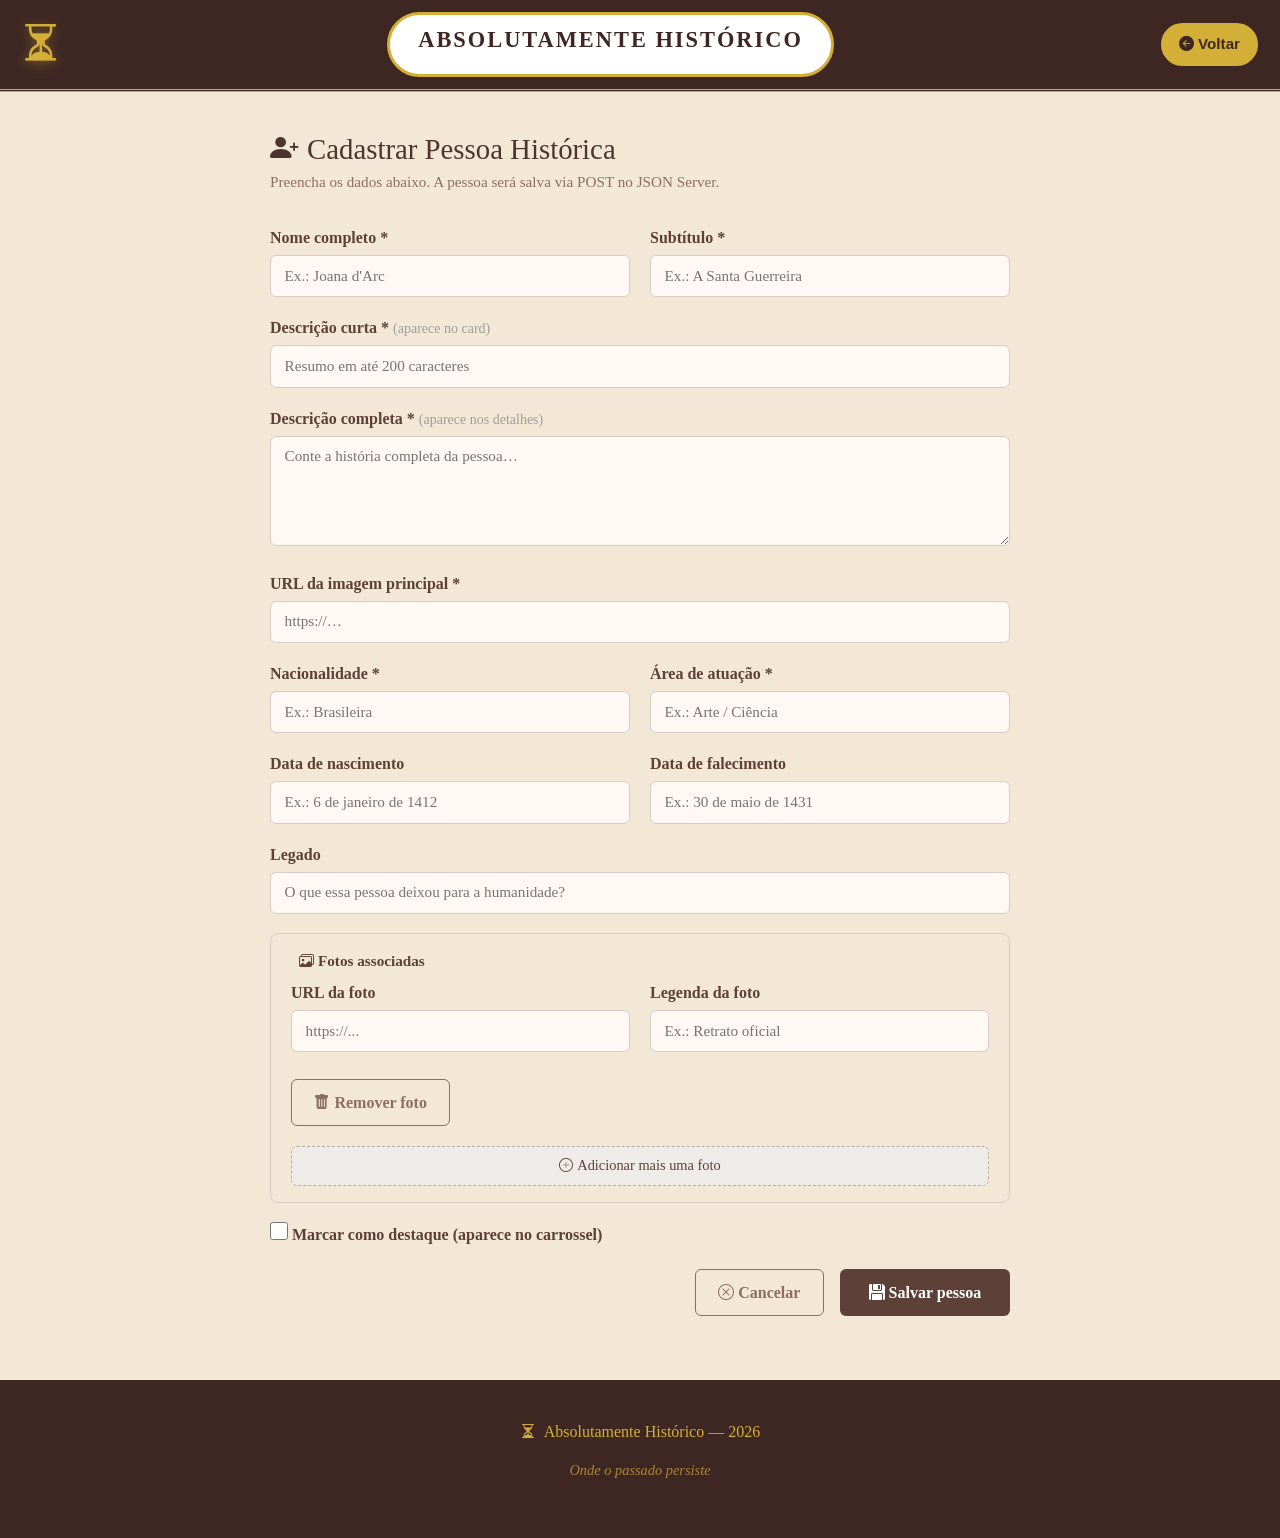
<file: public/cadastro_itens.html>
<!DOCTYPE html>
<html lang="pt-BR">
<head>
  <meta charset="UTF-8">
  <meta name="viewport" content="width=device-width, initial-scale=1.0">
  <title>Cadastrar Pessoa | Absolutamente Histórico</title>
  <link rel="stylesheet" href="https://cdn.jsdelivr.net/npm/bootstrap@5.3.3/dist/css/bootstrap.min.css">
  <link rel="stylesheet" href="https://cdn.jsdelivr.net/npm/bootstrap-icons@1.11.3/font/bootstrap-icons.min.css">
   <link rel="stylesheet" href="assets/css/styles.css">
  <link rel="stylesheet" href="assets/css/estilos_cadastro.css">
</head>
<body>

<header>
  <div class="cabeçalho">
    <div class="logo-wrapper">
      <i class="bi bi-hourglass-split relogio-icon"></i>
    </div>
    <div class="slogan">
      <h1><strong>ABSOLUTAMENTE HISTÓRICO</strong></h1>
    </div>
    <a href="index.html" class="btn-voltar">
      <i class="bi bi-arrow-left-circle-fill me-1"></i>Voltar
    </a>
  </div>
</header>

<main class="cadastro-main">

  <h1 class="cadastro-titulo">
    <i class="bi bi-person-plus-fill me-2"></i>Cadastrar Pessoa Histórica
  </h1>
  <p class="cadastro-sub">Preencha os dados abaixo. A pessoa será salva via POST no JSON Server.</p>

  <div id="feedbackMsg" class="feedback d-none"></div>

  <form id="formCadastro" class="form-cadastro" novalidate>


    <div class="form-row">
      <div>
        <label for="nome">Nome completo *</label>
        <input type="text" id="nome" name="nome" required placeholder="Ex.: Joana d'Arc" />
      </div>
      <div>
        <label for="subtitulo">Subtítulo *</label>
        <input type="text" id="subtitulo" name="subtitulo" required placeholder="Ex.: A Santa Guerreira" />
      </div>
    </div>

    <div>
      <label for="descricao">Descrição curta * <small>(aparece no card)</small></label>
      <input type="text" id="descricao" name="descricao" required maxlength="200"
             placeholder="Resumo em até 200 caracteres" />
    </div>

    <div>
      <label for="descricaoCompleta">Descrição completa * <small>(aparece nos detalhes)</small></label>
      <textarea id="descricaoCompleta" name="descricaoCompleta" required
                placeholder="Conte a história completa da pessoa…"></textarea>
    </div>

    <div>
      <label for="imagem">URL da imagem principal *</label>
      <input type="url" id="imagem" name="imagem" required placeholder="https://…" />
    </div>

    <div class="form-row">
      <div>
        <label for="nacionalidade">Nacionalidade *</label>
        <input type="text" id="nacionalidade" name="nacionalidade" required placeholder="Ex.: Brasileira" />
      </div>
      <div>
        <label for="areaDeAtuacao">Área de atuação *</label>
        <input type="text" id="areaDeAtuacao" name="areaDeAtuacao" required
               placeholder="Ex.: Arte / Ciência" />
      </div>
    </div>

    <div class="form-row">
      <div>
        <label for="nascimento">Data de nascimento</label>
        <input type="text" id="nascimento" name="nascimento" placeholder="Ex.: 6 de janeiro de 1412" />
      </div>
      <div>
        <label for="falecimento">Data de falecimento</label>
        <input type="text" id="falecimento" name="falecimento" placeholder="Ex.: 30 de maio de 1431" />
      </div>
    </div>

    <div>
      <label for="legado">Legado</label>
      <input type="text" id="legado" name="legado" placeholder="O que essa pessoa deixou para a humanidade?" />
    </div>

  
    <fieldset class="fotos-fieldset">
      <legend><i class="bi bi-images me-1"></i>Fotos associadas</legend>
      <div id="fotosContainer">
      </div>
      <button type="button" class="btn-add-foto" id="btnAddFoto">
        <i class="bi bi-plus-circle me-1"></i>Adicionar mais uma foto
      </button>
    </fieldset>

    <div style="margin-bottom:1.4rem">
      <label class="check-label">
        <input type="checkbox" id="destaque" name="destaque" />
        <span>Marcar como destaque (aparece no carrossel)</span>
      </label>
    </div>

    <div class="form-actions">
      <button type="button" class="btn-secondary-cad" onclick="window.location.href='index.html'">
        <i class="bi bi-x-circle me-1"></i>Cancelar
      </button>
      <button type="submit" class="btn-primary-cad" id="btnSalvar">
        <i class="bi bi-floppy-fill me-1"></i>Salvar pessoa
      </button>
    </div>

  </form>
</main>

<footer>
  <p><i class="bi bi-hourglass-split me-2"></i>Absolutamente Histórico — 2026</p>
  <p class="footer-sub">Onde o passado persiste</p>
</footer>

<script src="https://cdn.jsdelivr.net/npm/bootstrap@5.3.3/dist/js/bootstrap.bundle.min.js"></script>
<script src="cadastro_pessoaHistorica.js"></script>
</body>
</html>
</file>
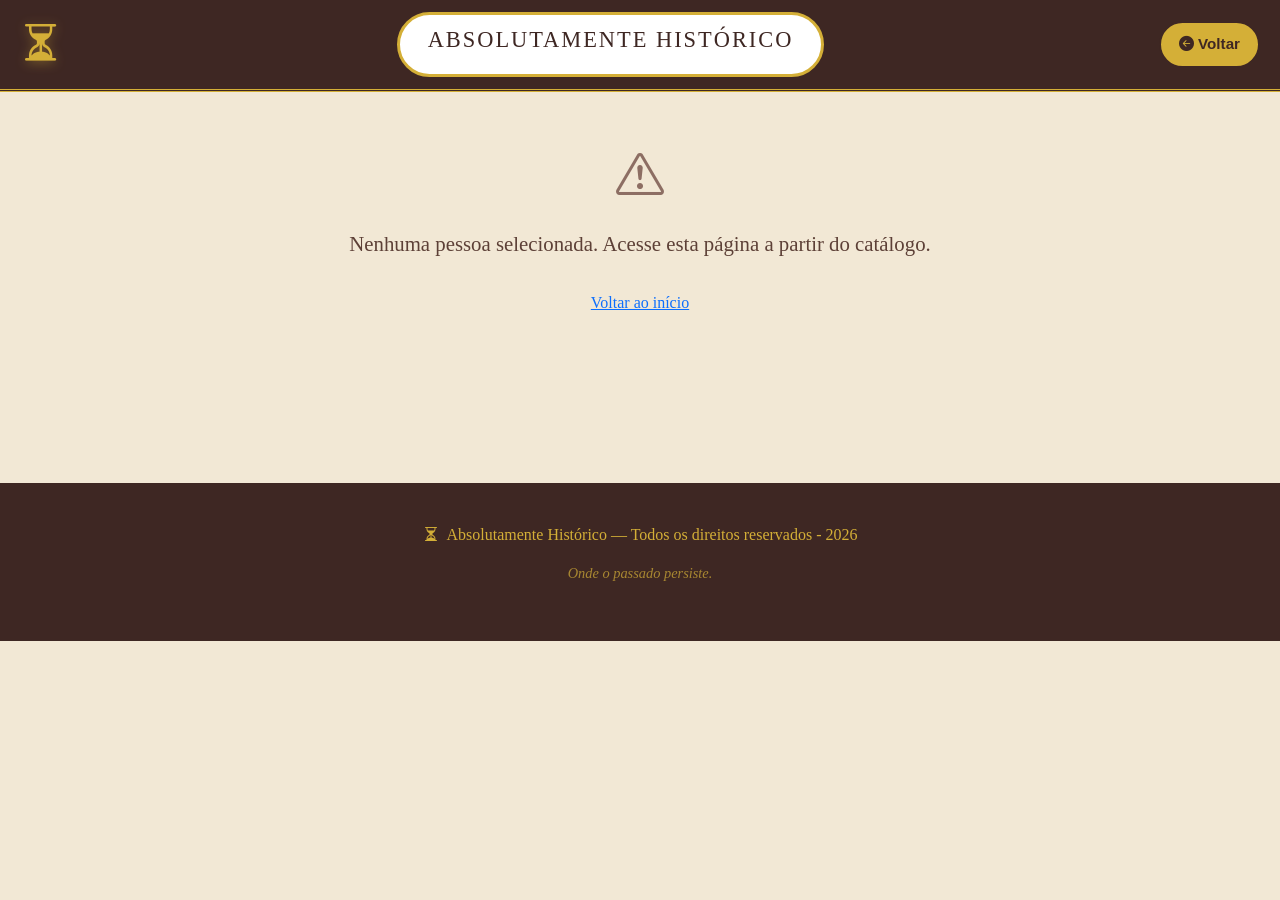
<file: public/detalhes.html>
<!DOCTYPE html>
<html lang="pt-BR">
<head>
  <meta charset="UTF-8">
  <meta name="viewport" content="width=device-width, initial-scale=1.0">
  <title>Detalhe | Absolutamente Histórico</title>
  <link rel="stylesheet" href="https://cdn.jsdelivr.net/npm/bootstrap@5.3.3/dist/css/bootstrap.min.css">
  <link rel="stylesheet" href="https://cdn.jsdelivr.net/npm/bootstrap-icons@1.11.3/font/bootstrap-icons.min.css">
  <link rel="stylesheet" href="assets/css/styles.css">
</head>
<body>

<header>
  <div class="cabeçalho">
    <div class="logo-wrapper">
      <i class="bi bi-hourglass-split relogio-icon"></i>
    </div>
    <div class="slogan">
      <h1>ABSOLUTAMENTE HISTÓRICO</h1>
    </div>
    <a href="index.html" class="btn-voltar">
      <i class="bi bi-arrow-left-circle-fill me-1"></i>Voltar
    </a>
  </div>
</header>

<main class="detalhe-main">

  <div id="loadingDetalhe" class="text-center py-5">
    <div class="spinner-border text-secondary" role="status"></div>
    <p class="mt-3" style="color:#8d6e63">Carregando informações…</p>
  </div>

  <div id="erroDetalhe" class="d-none text-center py-5">
    <i class="bi bi-exclamation-triangle" style="font-size:3rem;color:#8d6e63"></i>
    <p id="erroDetalheMsg" class="mt-3" style="font-size:1.3rem;color:#5d4037"></p>
    <a href="index.html" class="btn-ver-mais mt-3 d-inline-block">Voltar ao início</a>
  </div>

  <div id="detalhe-conteudo" class="d-none"></div>

  <div id="secao-fotos" class="d-none">
    <h2 class="titulo-secao marrom mt-5">
      <i class="bi bi-images me-2"></i>FOTOS ASSOCIADAS
    </h2>
    <div class="fotos-grid" id="fotos-grid"></div>
  </div>

</main>

<footer>
  <p><i class="bi bi-hourglass-split me-2"></i>Absolutamente Histórico — Todos os direitos reservados - 2026</p>
  <p class="footer-sub">Onde o passado persiste.</p>
</footer>

<script src="https://cdn.jsdelivr.net/npm/bootstrap@5.3.3/dist/js/bootstrap.bundle.min.js"></script>
<script src="assets/scripts/detalhes.js"></script>
<script>iniciarDetalhes();</script>
</body>
</html>
</file>
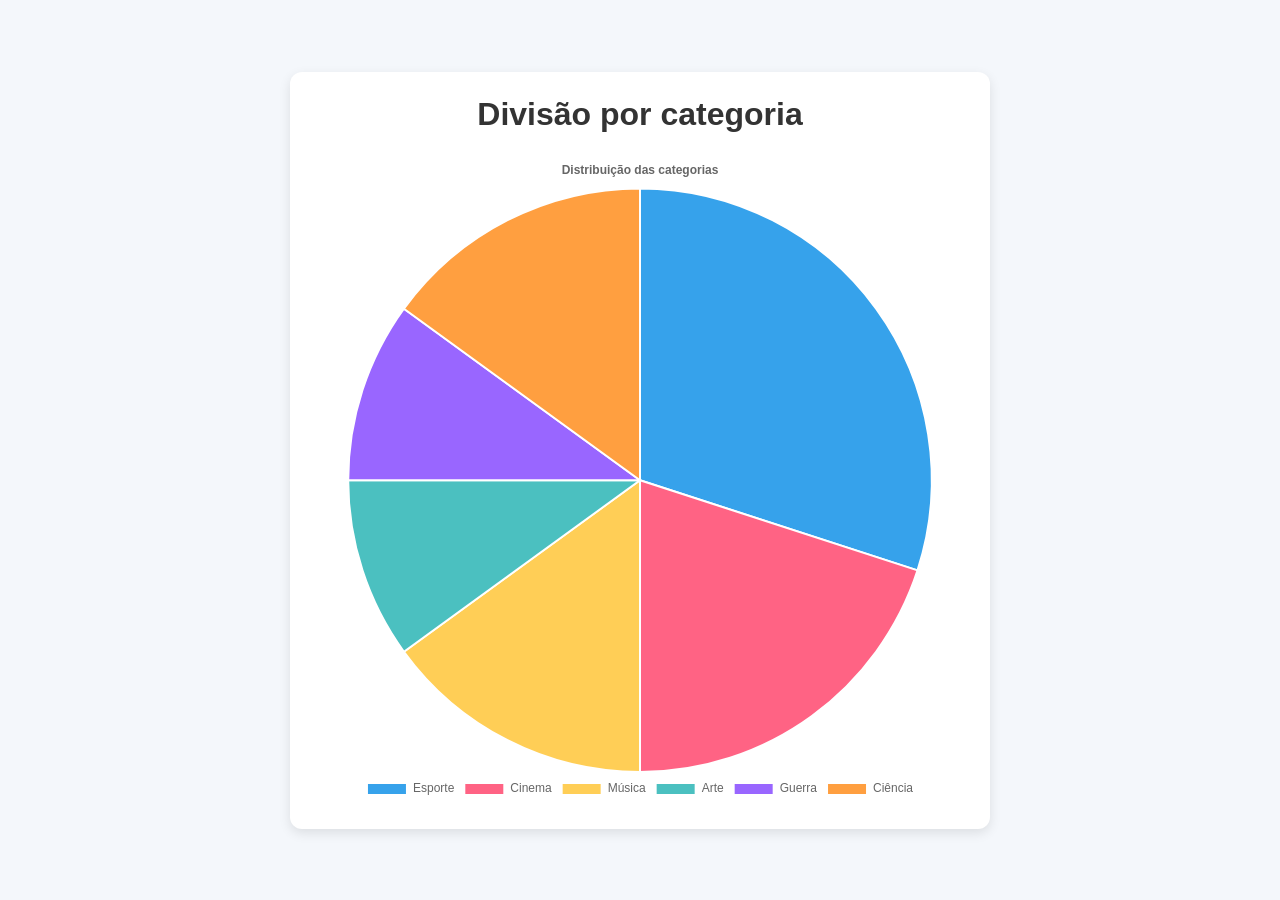
<file: public/grafico_pizza.html>
<!DOCTYPE html>
<html lang="pt-BR">
<head>
  <meta charset="UTF-8" />
  <meta name="viewport" content="width=device-width, initial-scale=1.0" />
  <title>Gráfico de Pizza</title>
  <link rel="stylesheet" href="assets/css/styles.css">
  <style>
    body {
      font-family: Arial, sans-serif;
      background: #f4f7fb;
      margin: 0;
      padding: 30px;
      display: flex;
      justify-content: center;
      align-items: center;
      min-height: 100vh;
    }

    .card {
      background: white;
      padding: 24px;
      border-radius: 12px;
      box-shadow: 0 4px 12px rgba(0, 0, 0, 0.1);
      width: 90%;
      max-width: 700px;
    }

    h1 {
      text-align: center;
      margin-bottom: 20px;
      color: #333;
    }

    canvas {
      max-width: 100%;
    }
  </style>
</head>
<body>
  <div class="card">
    <h1>Divisão por categoria</h1>
    <canvas id="pizzaChart"></canvas>
  </div>

  <script src="assets/scripts/chart.umd.min.js"></script>
  <script>
    const ctx = document.getElementById('pizzaChart');

    new Chart(ctx, {
      type: 'pie',
      data: {
        labels: ['Esporte', 'Cinema', 'Música', 'Arte', 'Guerra', 'Ciência'],
        datasets: [{
          label: 'Categorias',
          data: [30, 20, 15, 10, 10, 15],
          backgroundColor: [
            '#36A2EB',
            '#FF6384',
            '#FFCE56',
            '#4BC0C0',
            '#9966FF',
            '#FF9F40'
          ],
          borderColor: '#fff',
          borderWidth: 2
        }]
      },
      options: {
        responsive: true,
        plugins: {
          legend: {
            position: 'bottom'
          },
          title: {
            display: true,
            text: 'Distribuição das categorias'
          }
        }
      }
    });
  </script>
</body>
</html>
</file>
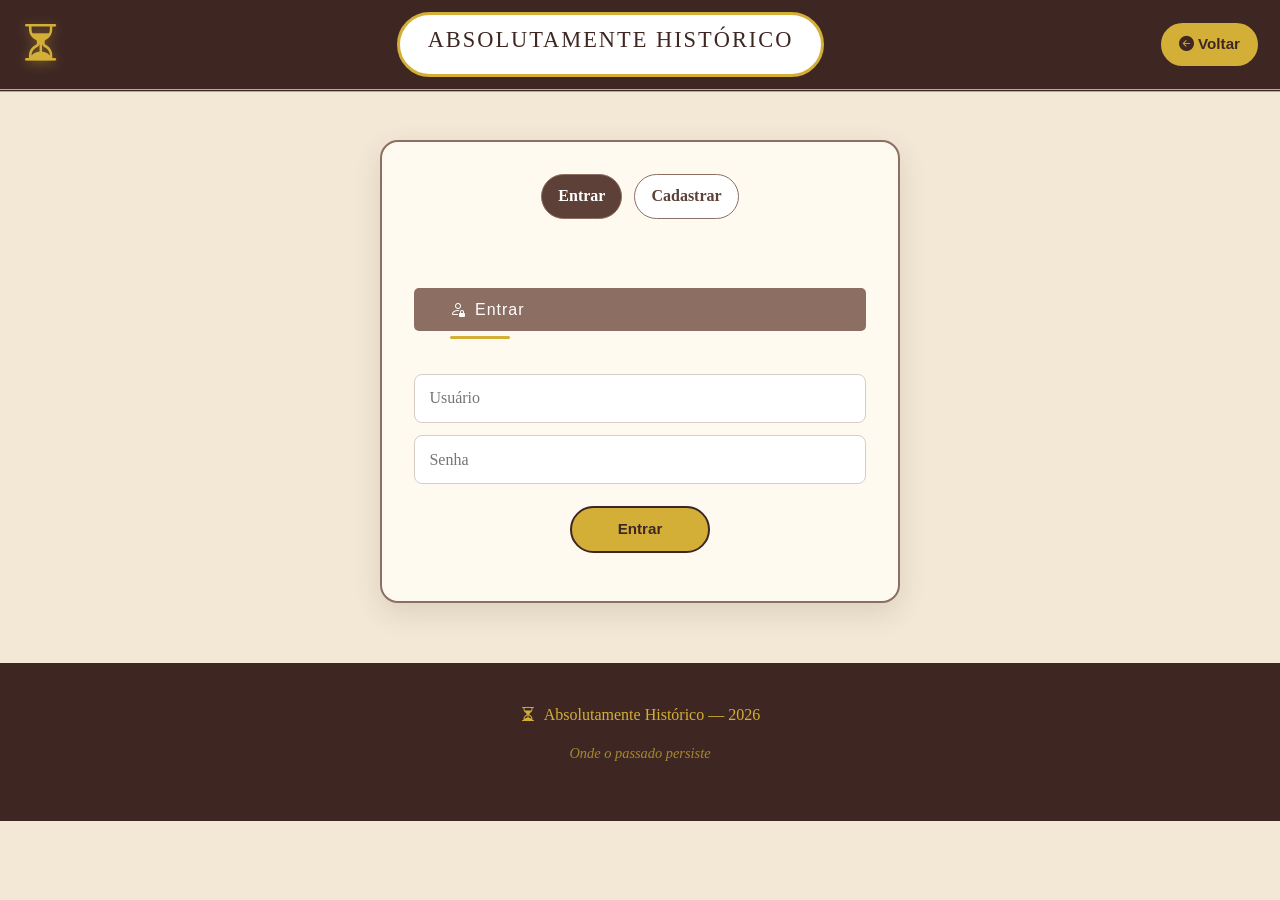
<file: public/login.html>
<!DOCTYPE html>
<html lang="pt-BR">
<head>
  <meta charset="UTF-8" />
  <meta name="viewport" content="width=device-width, initial-scale=1.0" />
  <title>Login e Cadastro | Absolutamente Histórico</title>
  <link rel="stylesheet" href="https://cdn.jsdelivr.net/npm/bootstrap@5.3.3/dist/css/bootstrap.min.css" />
  <link rel="stylesheet" href="https://cdn.jsdelivr.net/npm/bootstrap-icons@1.11.3/font/bootstrap-icons.min.css" />
  <link rel="stylesheet" href="assets/css/styles.css" />
</head>
<body>
  <header>
    <div class="cabeçalho">
      <div class="logo-wrapper">
        <i class="bi bi-hourglass-split relogio-icon"></i>
      </div>
      <div class="slogan">
        <h1>ABSOLUTAMENTE HISTÓRICO</h1>
      </div>
      <div class="header-actions">
        <a href="index.html" class="btn-voltar"><i class="bi bi-arrow-left-circle-fill me-1"></i>Voltar</a>
      </div>
    </div>
  </header>

  <main>
    <div class="auth-card">
      <div class="auth-toggle">
        <button type="button" id="btnMostrarLogin" class="ativo">Entrar</button>
        <button type="button" id="btnMostrarCadastro">Cadastrar</button>
      </div>

      <form id="formLogin" class="auth-form">
        <h2 class="titulo-secao sepia"><i class="bi bi-person-lock me-2"></i>Entrar</h2>
        <input type="text" id="loginUsuario" placeholder="Usuário" required />
        <input type="password" id="senhaUsuario" placeholder="Senha" required />
        <div class="auth-actions">
          <button type="submit" class="btn-voltar">Entrar</button>
        </div>
      </form>

      <form id="formCadastro" class="auth-form d-none">
        <h2 class="titulo-secao marrom"><i class="bi bi-person-plus-fill me-2"></i>Cadastrar</h2>
        <input type="text" id="nomeCadastro" placeholder="Nome completo" required />
        <input type="email" id="emailCadastro" placeholder="E-mail" required />
        <input type="text" id="loginCadastro" placeholder="Nome de usuário" required />
        <input type="password" id="senhaCadastro" placeholder="Senha" required />
        <div class="auth-actions">
          <button type="submit" class="btn-voltar">Criar conta</button>
        </div>
      </form>

      <p id="mensagemAuth" class="mt-3 text-center" style="color:#8d6e63"></p>
    </div>
  </main>

  <footer>
    <p><i class="bi bi-hourglass-split me-2"></i>Absolutamente Histórico — 2026</p>
    <p class="footer-sub">Onde o passado persiste</p>
  </footer>

  <script>
    const API_AUTH = 'http://localhost:3000/usuarios';
    let modoAtual = 'login';

    function mostrarModo(modo) {
      modoAtual = modo;
      const loginForm = document.getElementById('formLogin');
      const cadastroForm = document.getElementById('formCadastro');
      const btnLogin = document.getElementById('btnMostrarLogin');
      const btnCadastro = document.getElementById('btnMostrarCadastro');
      const mensagem = document.getElementById('mensagemAuth');

      loginForm.classList.toggle('d-none', modo !== 'login');
      cadastroForm.classList.toggle('d-none', modo !== 'cadastro');
      btnLogin.classList.toggle('ativo', modo === 'login');
      btnCadastro.classList.toggle('ativo', modo === 'cadastro');
      mensagem.textContent = '';
    }

    async function realizarLogin(event) {
      event.preventDefault();
      const login = document.getElementById('loginUsuario').value.trim();
      const senha = document.getElementById('senhaUsuario').value.trim();
      const mensagem = document.getElementById('mensagemAuth');

      try {
        const response = await fetch(API_AUTH);
        const usuarios = await response.json();
        const usuario = usuarios.find((u) => u.login === login && u.senha === senha);

        if (!usuario) {
          mensagem.textContent = 'Credenciais inválidas. Tente novamente.';
          return;
        }

        sessionStorage.setItem('usuarioLogado', JSON.stringify(usuario));
        mensagem.textContent = 'Login realizado com sucesso!';
        setTimeout(() => window.location.href = 'index.html', 800);
      } catch (error) {
        mensagem.textContent = 'Não foi possível conectar ao servidor.';
      }
    }

    async function realizarCadastro(event) {
      event.preventDefault();
      const nome = document.getElementById('nomeCadastro').value.trim();
      const email = document.getElementById('emailCadastro').value.trim();
      const login = document.getElementById('loginCadastro').value.trim();
      const senha = document.getElementById('senhaCadastro').value.trim();
      const mensagem = document.getElementById('mensagemAuth');

      if (!nome || !email || !login || !senha) {
        mensagem.textContent = 'Preencha todos os campos.';
        return;
      }

      try {
        const response = await fetch(API_AUTH);
        const usuarios = await response.json();
        const jaExiste = usuarios.some((u) => u.login.toLowerCase() === login.toLowerCase() || u.email.toLowerCase() === email.toLowerCase());

        if (jaExiste) {
          mensagem.textContent = 'Já existe um usuário com esse login ou e-mail.';
          return;
        }

        const novoUsuario = {
          nome,
          email,
          login,
          senha,
          admin: false
        };

        const cadastroResponse = await fetch(API_AUTH, {
          method: 'POST',
          headers: { 'Content-Type': 'application/json' },
          body: JSON.stringify(novoUsuario)
        });

        if (!cadastroResponse.ok) throw new Error('Erro ao criar usuário');

        const usuarioCriado = await cadastroResponse.json();
        sessionStorage.setItem('usuarioLogado', JSON.stringify(usuarioCriado));
        mensagem.textContent = 'Conta criada com sucesso!';
        setTimeout(() => window.location.href = 'index.html', 800);
      } catch (error) {
        mensagem.textContent = 'Não foi possível criar a conta.';
      }
    }

    document.addEventListener('DOMContentLoaded', () => {
      document.getElementById('btnMostrarLogin').addEventListener('click', () => mostrarModo('login'));
      document.getElementById('btnMostrarCadastro').addEventListener('click', () => mostrarModo('cadastro'));
      document.getElementById('formLogin').addEventListener('submit', realizarLogin);
      document.getElementById('formCadastro').addEventListener('submit', realizarCadastro);
      mostrarModo('login');
    });
  </script>
</body>
</html>
</file>
<file: public/assets/css/styles.css>
* {
  box-sizing: border-box;
  margin: 0;
  padding: 0;
}

body {
  font-family: "Georgia", serif;
  background-color: #f2e8d5;
  color: #4b3621;
}

.Principal {
  font-family: 'Franklin Gothic Medium', 'Arial Narrow', Arial, sans-serif;
  background-color: #f2e8d5;
  color: #000000;
  padding: 20px 20px;
  border-radius: 45px;
  border: 2px solid #3e2723;
  display: inline-block;
  vertical-align: middle;
  transition: transform 0.2s, box-shadow 0.2s;
}

.Principal:hover {
  transform: scale(1.03);
  box-shadow: 0 4px 16px rgba(62,39,35,0.18);
}

header {
  width: 100%;
  padding: 12px 20px;
  background-color: #3e2723;
  border-bottom: 3px double #d4af37;
}

.cabeçalho {
  display: grid;
  grid-template-columns: auto 1fr auto;
  align-items: center;
  gap: 12px;
}

.logo-wrapper { justify-self: start; }

.slogan { justify-self: center; }

.header-actions {
  display: flex;
  flex-wrap: wrap;
  gap: 10px;
  justify-self: end;
  justify-content: flex-end;
  align-items: center;
}

.btn-voltar-secundario {
  background-color: #fffaf0;
  color: #3e2723;
  border-color: #d4af37;
}

.logo-wrapper {
  display: flex;
  align-items: center;
  justify-content: center;
}

.relogio-icon {
  font-size: 2.6rem;
  color: #d4af37;
  filter: drop-shadow(0 2px 6px rgba(212,175,55,0.4));
  animation: pulse-icon 3s ease-in-out infinite;
}

@keyframes pulse-icon {
  0%, 100% { transform: scale(1); opacity: 1; }
  50% { transform: scale(1.08); opacity: 0.85; }
}

.slogan {
  border: 3px solid #d4af37;
  padding: 12px 28px;
  border-radius: 50px;
  background-color: #fff;
  margin: 0 8px;
  transition: box-shadow 0.3s;
}

.slogan:hover {
  box-shadow: 0 0 20px rgba(212,175,55,0.5);
}

.slogan h1 {
  font-size: clamp(1rem, 3vw, 1.4rem);
  letter-spacing: 2px;
  color: #3e2723;
}

.centro-header {
  display: flex;
  flex-direction: column;
  align-items: center;
  justify-content: center;
  gap: 6px;
}

.btn-voltar {
  font-family: 'Franklin Gothic Medium', 'Arial Narrow', Arial, sans-serif;
  background-color: #d4af37;
  color: #3e2723;
  padding: 10px 18px;
  border-radius: 26px;
  border: 2px solid #3e2723;
  text-decoration: none;
  font-weight: bold;
  font-size: 0.95rem;
  transition: background-color 0.2s, transform 0.2s, box-shadow 0.2s;
}

.btn-voltar:hover {
  background-color: #fff;
  transform: translateX(-4px);
  box-shadow: 0 4px 12px rgba(62,39,35,0.2);
  color: #3e2723;
}

.btn-favorito {
  position: absolute;
  top: 12px;
  right: 12px;
  z-index: 2;
  width: 42px;
  height: 42px;
  border: none;
  border-radius: 50%;
  background: rgba(255,255,255,0.92);
  color: #8d6e63;
  display: inline-flex;
  align-items: center;
  justify-content: center;
  cursor: pointer;
  box-shadow: 0 4px 12px rgba(62,39,35,0.16);
}

.btn-favorito.ativo {
  color: #c62828;
}

/* Auth card */
.auth-card {
  max-width: 520px;
  margin: 3rem auto;
  padding: 2rem;
  background: #fffaf0;
  border: 2px solid #8d6e63;
  border-radius: 18px;
  box-shadow: 0 10px 28px rgba(62,39,35,0.12);
}

.auth-toggle {
  display: flex;
  justify-content: center;
  gap: 0.75rem;
  margin-bottom: 1.2rem;
  flex-wrap: wrap;
}

.auth-toggle button {
  border: 1px solid #8d6e63;
  background: #fff;
  color: #5d4037;
  border-radius: 999px;
  padding: 0.6rem 1rem;
  font-weight: 600;
}

.auth-toggle button.ativo {
  background: #5d4037;
  color: white;
}

.auth-form {
  display: flex;
  flex-direction: column;
  gap: 0.8rem;
}

.auth-form input {
  width: 100%;
  padding: 0.7rem 0.9rem;
  border: 1.5px solid #d7ccc8;
  border-radius: 8px;
}

.auth-actions {
  display: flex;
  justify-content: center;
  gap: 0.75rem;
  flex-wrap: wrap;
  margin-top: 0.6rem;
}

.auth-actions button,
.auth-actions a {
  min-width: 140px;
  justify-content: center;
}

.detalhe-actions {
  display: flex;
  justify-content: flex-end;
  margin-bottom: 1rem;
}

.barra-pesquisa {
  width: 100%;
  margin: 40px 0;
  text-align: center;
}

.pesquisa-wrapper {
  display: inline-flex;
  align-items: stretch;
  border: 2px solid #3e2723;
  border-radius: 10px;
  overflow: hidden;
  box-shadow: 0 2px 8px rgba(62,39,35,0.1);
  transition: box-shadow 0.3s;
}

.pesquisa-wrapper:focus-within {
  box-shadow: 0 4px 18px rgba(62,39,35,0.25);
}

.label-pesquisa {
  background-color: #1a237e;
  color: white;
  padding: 15px 30px;
  display: inline-flex;
  align-items: center;
  font-weight: bold;
  font-family: 'Franklin Gothic Medium', 'Arial Narrow', Arial, sans-serif;
  letter-spacing: 1px;
}

.pesquisa-wrapper input {
  padding: 15px;
  width: 400px;
  border: none;
  outline: none;
  font-size: 1.1rem;
  background-color: #fff;
  font-family: "Georgia", serif;
}

.autor-foto {
    width: 70px;
    height: 70px;
    border-radius: 50%;
    object-fit: cover;
    border: 3px solid #3e2723;
}
.btn-pesquisar {
  background-color: #d4af37;
  border: none;
  padding: 0 20px;
  font-size: 1.2rem;
  color: #3e2723;
  cursor: pointer;
  transition: background-color 0.2s, transform 0.1s;
}

.btn-pesquisar:hover {
  background-color: #3e2723;
  color: #d4af37;
}

.btn-pesquisar:active {
  transform: scale(0.95);
}

.filtros {
  padding: 10px 5% 20px;
  display: flex;
  flex-wrap: wrap;
  gap: 10px;
}

.btn-azul {
  background-color: #a0c4ff;
  border: 2px solid #3e2723;
  padding: 10px 22px;
  border-radius: 25px;
  font-weight: bold;
  cursor: pointer;
  font-family: 'Franklin Gothic Medium', 'Arial Narrow', Arial, sans-serif;
  font-size: 0.9rem;
  transition: background-color 0.25s, color 0.25s, transform 0.2s, box-shadow 0.2s;
  position: relative;
  overflow: hidden;
}

.btn-azul::after {
  content: '';
  position: absolute;
  inset: 0;
  background: rgba(255,255,255,0.15);
  opacity: 0;
  transition: opacity 0.2s;
}

.btn-azul:hover::after { opacity: 1; }

.btn-azul:hover {
  background-color: #1a237e;
  color: white;
  transform: translateY(-2px);
  box-shadow: 0 4px 14px rgba(26,35,126,0.3);
}

.btn-azul:active { transform: translateY(0); }

.btn-azul.ativo {
  background-color: #1a237e;
  color: white;
  box-shadow: 0 4px 14px rgba(26,35,126,0.3);
}

.secao-grafico {
  width: 100%;
  padding: 0 5% 20px;
}

.card-grafico {
  display: flex;
  justify-content: space-between;
  align-items: center;
  gap: 20px;
  background: #fff;
  border: 2px solid #8d6e63;
  border-radius: 16px;
  padding: 24px;
  box-shadow: 0 4px 14px rgba(62, 39, 35, 0.08);
}

.card-grafico p {
  margin: 8px 0 0;
  color: #5d4037;
}

.card-grafico .titulo-secao {
  margin: 0 0 10px 0;
}

.btn-grafico {
  display: inline-flex;
  align-items: center;
  background-color: #1a237e;
  color: white;
  text-decoration: none;
  padding: 12px 20px;
  border-radius: 30px;
  font-weight: bold;
  transition: transform 0.2s, background-color 0.2s;
}

.btn-grafico:hover {
  background-color: #3e2723;
  color: white;
  transform: translateY(-2px);
}

main {
  width: 100%;
  padding: 0 5%;
}

.titulo-secao {
  padding: 12px 36px;
  border-radius: 5px;
  margin: 50px 0 30px 0;
  color: white;
  display: inline-block;
  font-family: 'Franklin Gothic Medium', 'Arial Narrow', Arial, sans-serif;
  letter-spacing: 1px;
  font-size: 1rem;
  position: relative;
}

.titulo-secao::after {
  content: '';
  position: absolute;
  bottom: -8px;
  left: 36px;
  width: 60px;
  height: 3px;
  background-color: #d4af37;
  border-radius: 2px;
}

.sepia { background-color: #8d6e63; }
.marrom { background-color: #5d4037; }

.carousel-personalizado {
  border-radius: 20px;
  overflow: hidden;
  border: 3px solid #8d6e63;
  box-shadow: 0 8px 30px rgba(62,39,35,0.2);
}

.carousel-slide-custom {
  display: flex;
  align-items: stretch;
  min-height: 380px;
  background-color: #fffaf0;
}

.carousel-img-wrapper {
  flex: 0 0 45%;
  overflow: hidden;
  position: relative;
}

.carousel-img-wrapper img {
  width: 100%;
  height: 100%;
  object-fit: cover;
  object-position: top center;
  transition: transform 0.5s ease;
}

.carousel-item.active .carousel-img-wrapper img {
  transform: scale(1.03);
}

.carousel-caption-custom {
  flex: 1;
  padding: 40px;
  display: flex;
  flex-direction: column;
  justify-content: center;
  gap: 14px;
}

.carousel-badge {
  display: inline-block;
  background-color: #d4af37;
  color: #3e2723;
  padding: 4px 14px;
  border-radius: 20px;
  font-size: 0.8rem;
  font-family: 'Franklin Gothic Medium', 'Arial Narrow', Arial, sans-serif;
  font-weight: bold;
  letter-spacing: 1px;
  width: fit-content;
}

.carousel-caption-custom h3 {
  font-size: clamp(1.1rem, 2.5vw, 1.8rem);
  color: #3e2723;
  line-height: 1.3;
}

.carousel-caption-custom p {
  font-size: 1rem;
  line-height: 1.7;
  color: #5d4037;
}

.carousel-control-prev-icon-custom,
.carousel-control-next-icon-custom {
  width: 44px;
  height: 44px;
  background-color: rgba(62,39,35,0.7);
  border-radius: 50%;
  display: flex;
  align-items: center;
  justify-content: center;
  font-size: 1.2rem;
  color: #d4af37;
  transition: background-color 0.2s, transform 0.2s;
}

.carousel-control-prev:hover .carousel-control-prev-icon-custom,
.carousel-control-next:hover .carousel-control-next-icon-custom {
  background-color: #d4af37;
  color: #3e2723;
  transform: scale(1.1);
}

.carousel-indicators button {
  width: 10px;
  height: 10px;
  border-radius: 50%;
  background-color: #8d6e63;
  border: none;
  opacity: 0.5;
  transition: opacity 0.2s, transform 0.2s;
}

.carousel-indicators button.active {
  background-color: #d4af37;
  opacity: 1;
  transform: scale(1.3);
}

.card-historico-link {
  text-decoration: none;
  color: inherit;
  display: block;
}

.card-historico {
  background-color: #fffaf0;
  border: 2px solid #8d6e63;
  border-radius: 15px;
  overflow: hidden;
  height: 100%;
  transition: transform 0.3s, box-shadow 0.3s, border-color 0.3s;
}

.card-historico:hover {
  transform: translateY(-6px);
  box-shadow: 0 12px 30px rgba(62,39,35,0.2);
  border-color: #d4af37;
}

.card-img-wrapper {
  position: relative;
  overflow: hidden;
  height: 300px;
}

.card-img-wrapper img {
  width: 100%;
  height: 100%;
  object-fit: cover;
  object-position: top center;
  transition: transform 0.4s ease;
}

.card-historico:hover .card-img-wrapper img {
  transform: scale(1.07);
}

.card-overlay {
  position: absolute;
  inset: 0;
  background: rgba(62,39,35,0.65);
  display: flex;
  align-items: center;
  justify-content: center;
  opacity: 0;
  transition: opacity 0.3s;
}

.card-historico:hover .card-overlay { opacity: 1; }

.card-overlay span {
  color: #d4af37;
  font-family: 'Franklin Gothic Medium', 'Arial Narrow', Arial, sans-serif;
  font-size: 1rem;
  font-weight: bold;
  letter-spacing: 1px;
}

.card-body-historico {
  padding: 20px;
  display: flex;
  flex-direction: column;
  gap: 8px;
}

.card-subtitulo {
  font-size: 0.75rem;
  font-family: 'Franklin Gothic Medium', 'Arial Narrow', Arial, sans-serif;
  color: #8d6e63;
  text-transform: uppercase;
  letter-spacing: 1px;
}

.card-nome {
  font-size: 1.05rem;
  color: #3e2723;
  line-height: 1.3;
  margin: 0;
}

.card-desc {
  font-size: 0.9rem;
  color: #5d4037;
  line-height: 1.6;
  margin: 0;
}

.card-meta {
  display: flex;
  align-items: center;
  gap: 10px;
  font-size: 0.82rem;
  color: #8d6e63;
  margin-top: 4px;
  font-style: italic;
}

.sem-resultados {
  color: #8d6e63;
  font-size: 1.2rem;
  font-style: italic;
}

.secao-autor {
  background-color: #fffaf0;
  border: 2px solid #8d6e63;
  border-radius: 15px;
  padding: 40px;
  display: grid;
  grid-template-columns: 1fr 1fr;
  gap: 40px;
}

.secao-autor h4 {
  color: #3e2723;
  margin-bottom: 14px;
  font-family: 'Franklin Gothic Medium', 'Arial Narrow', Arial, sans-serif;
  font-size: 1rem;
  text-transform: uppercase;
  letter-spacing: 1px;
  border-bottom: 2px solid #d4af37;
  padding-bottom: 8px;
}

.secao-autor p {
  font-size: 0.95rem;
  line-height: 1.8;
  color: #5d4037;
}

.autor-detalhes {
  display: flex;
  align-items: center;
  gap: 16px;
  font-size: 0.95rem;
  color: #4b3621;
  line-height: 1.8;
}

.autor-avatar {
  font-size: 3rem;
  color: #8d6e63;
}

.redes-sociais {
  display: flex;
  align-items: center;
  gap: 10px;
  font-size: 0.9rem;
  color: #5d4037;
}

.btn-social {
  display: inline-flex;
  align-items: center;
  justify-content: center;
  width: 36px;
  height: 36px;
  border-radius: 50%;
  background-color: #3e2723;
  color: #d4af37;
  font-size: 1rem;
  text-decoration: none;
  transition: background-color 0.2s, transform 0.2s;
}

.btn-social:hover {
  background-color: #d4af37;
  color: #3e2723;
  transform: translateY(-3px);
}

footer {
  text-align: center;
  padding: 40px;
  background-color: #3e2723;
  color: #d4af37;
  margin-top: 60px;
}

.footer-sub {
  font-style: italic;
  opacity: 0.7;
  font-size: 0.9rem;
  margin-top: 6px;
}

.detalhe-main {
  width: 100%;
  padding: 0 5% 60px;
}

.detalhe-card {
  background-color: #fffaf0;
  border: 2px solid #8d6e63;
  border-radius: 20px;
  display: flex;
  gap: 40px;
  padding: 40px;
  box-shadow: 0 6px 24px rgba(62,39,35,0.12);
}

.detalhe-img-col {
  flex: 0 0 300px;
  display: flex;
  flex-direction: column;
  align-items: center;
  gap: 14px;
}

.detalhe-foto {
  width: 100%;
  height: 360px;
  object-fit: cover;
  object-position: top center;
  border-radius: 15px;
  border: 4px solid #3e2723;
  box-shadow: 0 4px 16px rgba(62,39,35,0.2);
  transition: transform 0.3s;
}

.detalhe-foto:hover { transform: scale(1.02); }

.detalhe-badge {
  background-color: #d4af37;
  color: #3e2723;
  padding: 6px 18px;
  border-radius: 20px;
  font-size: 0.85rem;
  font-family: 'Franklin Gothic Medium', 'Arial Narrow', Arial, sans-serif;
  font-weight: bold;
  letter-spacing: 1px;
  text-align: center;
}

.fotos-grid {
  display: grid;
  grid-template-columns: repeat(auto-fit, minmax(200px, 1fr));
  gap: 12px;
  margin-top: 18px;
}
.foto-item {
  position: relative;
  overflow: hidden;
  border-radius: 10px;
  background: #fffaf0;
  border: 2px solid #8d6e63;
}
.foto-item img {
  width: 100%;
  height: 220px;
  object-fit: cover;
  object-position: center;
  display: block;
}
.foto-overlay {
  position: absolute;
  left: 0;
  right: 0;
  bottom: 0;
  padding: 6px 10px;
  background: rgba(62,39,35,0.6);
  color: #d4af37;
  font-weight: bold;
  text-align: center;
}

.detalhe-info-col {
  flex: 1;
  display: flex;
  flex-direction: column;
  gap: 20px;
}

.detalhe-nome {
  font-size: clamp(1.3rem, 3vw, 2rem);
  color: #3e2723;
  line-height: 1.3;
  border-bottom: 3px solid #d4af37;
  padding-bottom: 12px;
}

.detalhe-descricao {
  font-size: 1rem;
  line-height: 1.8;
  color: #5d4037;
  font-style: italic;
}

.detalhe-itens {
  display: grid;
  grid-template-columns: 1fr 1fr;
  gap: 16px;
}

.detalhe-item {
  background-color: #f2e8d5;
  border: 1px solid #c8b08a;
  border-radius: 10px;
  padding: 14px 18px;
  display: flex;
  flex-direction: column;
  gap: 4px;
  transition: border-color 0.2s, box-shadow 0.2s;
}

.detalhe-item:hover {
  border-color: #d4af37;
  box-shadow: 0 2px 10px rgba(212,175,55,0.2);
}

.detalhe-item-full {
  grid-column: 1 / -1;
}

@media (max-width: 760px) {
  .cabeçalho {
    grid-template-columns: 1fr;
    text-align: center;
    gap: 8px;
  }
  .logo-wrapper { justify-self: center; }
  .header-actions { justify-self: center; justify-content: center; }
  .slogan { margin: 6px 0; }
  .foto-item img { height: 160px; }
}
</file>
<file: public/assets/css/estilos_cadastro.css>
*
.cadastro-main {
      max-width: 780px;
      margin: 2.5rem auto 4rem;
      padding: 0 1.25rem;
    }
    .cadastro-titulo {
      font-family: "Georgia", serif;
      color: #4e342e;
      font-size: 1.8rem;
      margin-bottom: .3rem;
    }
    .cadastro-sub {
      color: #8d6e63;
      margin-bottom: 2rem;
      font-size: .95rem;
    }
    .form-cadastro label {
      font-weight: 600;
      color: #5d4037;
      margin-bottom: .3rem;
      display: block;
    }
    .form-cadastro input,
    .form-cadastro textarea,
    .form-cadastro select {
      width: 100%;
      padding: .55rem .85rem;
      border: 1.5px solid #d7ccc8;
      border-radius: 6px;
      font-size: .95rem;
      color: #3e2723;
      background: #fff8f5;
      margin-bottom: 1.2rem;
      transition: border-color .2s;
    }
    .form-cadastro input:focus,
    .form-cadastro textarea:focus,
    .form-cadastro select:focus {
      outline: none;
      border-color: #8d6e63;
      background: #fff;
    }
    .form-cadastro textarea { resize: vertical; min-height: 110px; }
    .form-row {
      display: grid;
      grid-template-columns: 1fr 1fr;
      column-gap: 1.25rem;
    }
    @media (max-width: 580px) { .form-row { grid-template-columns: 1fr; } }
    .form-row-3 { grid-template-columns: 1fr 1fr 1fr; }
    @media (max-width: 700px) { .form-row-3 { grid-template-columns: 1fr 1fr; } }
    .check-label {
      display: flex;
      align-items: center;
      gap: .5rem;
      cursor: pointer;
      color: #5d4037;
      font-weight: 600;
    }
    .check-label input[type="checkbox"] {
      width: 18px;
      height: 18px;
      margin-bottom: 0;
      accent-color: #8d6e63;
    }
    .form-actions {
      display: flex;
      gap: 1rem;
      justify-content: flex-end;
      margin-top: .5rem;
    }
    .btn-primary-cad {
      background: #5d4037;
      color: #fff;
      border: none;
      padding: .65rem 1.8rem;
      border-radius: 6px;
      font-weight: 600;
      cursor: pointer;
      transition: background .2s;
    }
    .btn-primary-cad:hover { background: #4e342e; }
    .btn-secondary-cad {
      background: transparent;
      color: #8d6e63;
      border: 1.5px solid #8d6e63;
      padding: .65rem 1.4rem;
      border-radius: 6px;
      font-weight: 600;
      cursor: pointer;
      transition: all .2s;
    }
    .btn-secondary-cad:hover { background: #efebe9; }
    .feedback {
      padding: .9rem 1.2rem;
      border-radius: 8px;
      margin-bottom: 1.5rem;
      font-weight: 600;
    }
    .feedback.sucesso { background: #e8f5e9; color: #2e7d32; border: 1.5px solid #a5d6a7; }
    .feedback.erro    { background: #ffebee; color: #b71c1c; border: 1.5px solid #ef9a9a; }
    .fotos-fieldset {
      border: 1.5px solid #d7ccc8;
      border-radius: 8px;
      padding: 1rem 1.25rem;
      margin-bottom: 1.2rem;
    }
    .fotos-fieldset legend {
      font-weight: 600;
      color: #5d4037;
      padding: 0 .5rem;
      font-size: .95rem;
    }
    .foto-entrada { display: grid; grid-template-columns: 2fr 1fr; gap: .75rem; align-items: start; }
    @media (max-width: 580px) { .foto-entrada { grid-template-columns: 1fr; } }
    .btn-add-foto {
      background: #efebe9;
      color: #5d4037;
      border: 1.5px dashed #bcaaa4;
      width: 100%;
      padding: .5rem;
      border-radius: 6px;
      cursor: pointer;
      font-size: .9rem;
      margin-top: .25rem;
      transition: background .2s;
    }
    .btn-add-foto:hover { background: #d7ccc8; }
    small { color: #9e9e9e; font-weight: 400; }
</file>
